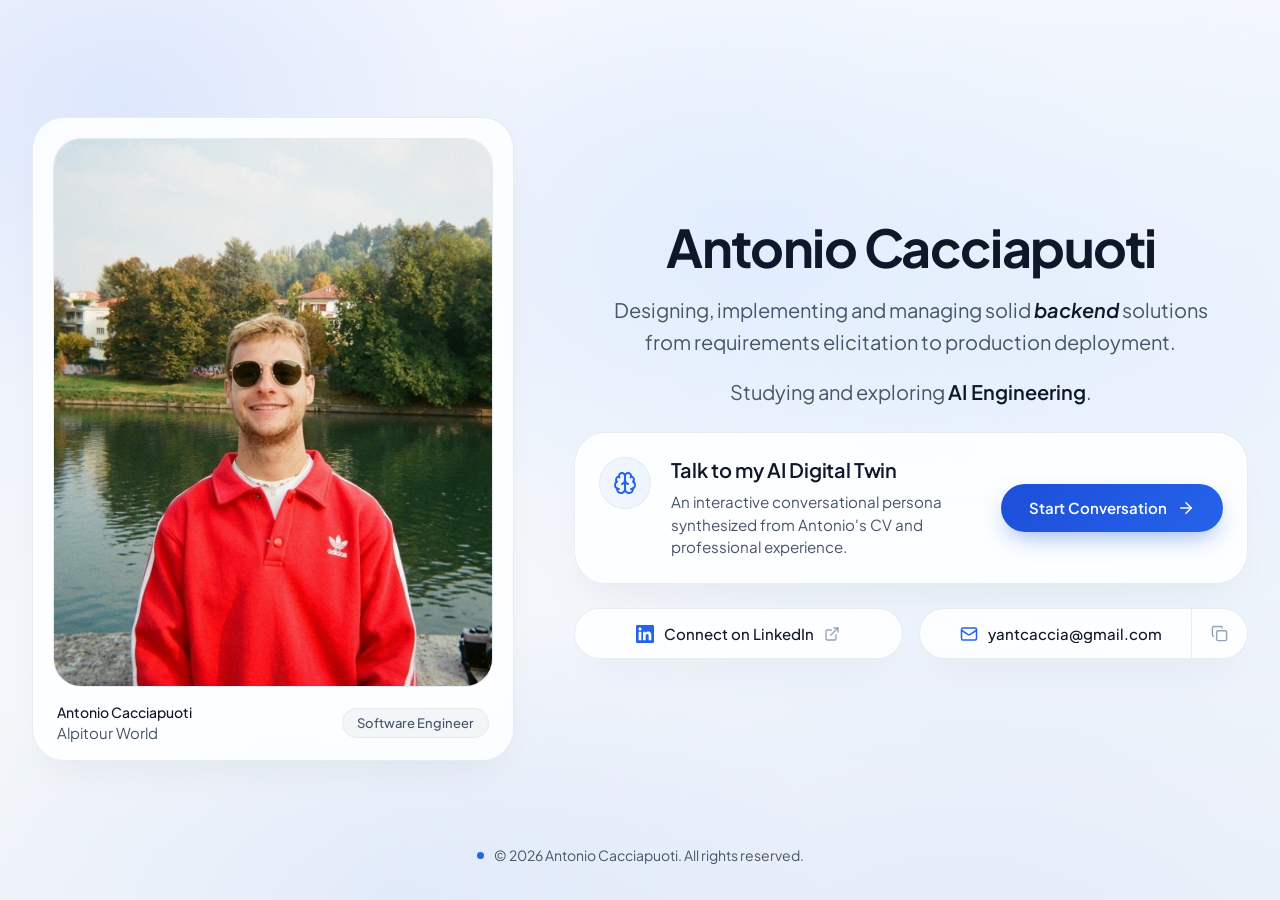
<file: index.html>
<!DOCTYPE html>
<html lang="en">

<head>
  <meta charset="UTF-8">
  <meta name="viewport" content="width=device-width, initial-scale=1.0">
  <title>Antonio Cacciapuoti</title>
  <meta name="description"
    content="Designing and implementing solid backend solutions. Studying and exploring AI Engineering.">
  <meta name="color-scheme" content="light dark">

  <link rel="preconnect" href="https://fonts.googleapis.com">
  <link rel="preconnect" href="https://fonts.gstatic.com" crossorigin>
  <link href="https://fonts.googleapis.com/css2?family=Plus+Jakarta+Sans:wght@400;500;600;700&display=swap"
    rel="stylesheet">

  <link rel="stylesheet" href="styles.css">
  <link rel="stylesheet" href="mobile.css">
  <link rel="icon" href="https://antonio.is-a.bot/favicon.ico" type="image/x-icon" sizes="16x16 32x32 48x48">

  <!-- Match the system theme before first paint to avoid a flash of the wrong mode -->
  <script>
    (function () {
      var dark = window.matchMedia && window.matchMedia('(prefers-color-scheme: dark)').matches;
      document.documentElement.setAttribute('data-theme', dark ? 'dark' : 'light');
      try { localStorage.removeItem('theme'); } catch (e) { } // drop stale value from the old toggle
    })();
  </script>
</head>

<body>
  <div class="ambient" aria-hidden="true"></div>

  <main class="stage" id="top">

    <!-- Left column -->
    <section class="preview glass" aria-label="Digital Twin preview">
      <div class="preview__frame">
        <img src="assets/portrait.jpeg" alt="Portrait of Antonio Cacciapuoti" width="768" height="1143"
          fetchpriority="high" decoding="async">
      </div>
      <div class="preview__caption">
        <div>
          <p class="preview__name">Antonio Cacciapuoti</p>
          <p class="preview__role">Alpitour World</p>
        </div>
        <span class="chip">Software Engineer</span>
      </div>
    </section>

    <!-- Right column: intro + actions -->
    <div class="content">
      <div class="intro">
        <h1 class="intro__name">Antonio Cacciapuoti</h1>
        <span class="chip mobile-role">Software Engineer</span>
        <p class="intro__bio">
          Designing, implementing and managing solid <strong><i>backend</i></strong> solutions from requirements elicitation to production deployment.
        </p>
        <p class="intro__bio">
          Studying and exploring <strong>AI Engineering</strong>.
        </p>
        </p>
      </div>

      <article class="twin glass">
        <div class="twin__icon" aria-hidden="true">
          <!-- PLACEHOLDER: swap for an avatar <img> if preferred -->
          <svg class="icon" viewBox="0 0 24 24">
            <path d="M12 5a3 3 0 1 0-5.997.125 4 4 0 0 0-2.526 5.77 4 4 0 0 0 .556 6.588A4 4 0 1 0 12 18Z" />
            <path d="M12 5a3 3 0 1 1 5.997.125 4 4 0 0 1 2.526 5.77 4 4 0 0 1-.556 6.588A4 4 0 1 1 12 18Z" />
            <path d="M15 13a4.5 4.5 0 0 1-3-4 4.5 4.5 0 0 1-3 4" />
            <path d="M17.599 6.5a3 3 0 0 0 .399-1.375" />
            <path d="M6.003 5.125A3 3 0 0 0 6.401 6.5" />
            <path d="M3.477 10.896a4 4 0 0 1 .585-.396" />
            <path d="M19.938 10.5a4 4 0 0 1 .585.396" />
            <path d="M6 18a4 4 0 0 1-1.967-.516" />
            <path d="M19.967 17.484A4 4 0 0 1 18 18" />
            <path d="M12 5v13" />
          </svg>
        </div>

        <div class="twin__body">
          <h2 class="twin__title">
            Talk to my AI Digital Twin
          </h2>
          <p class="twin__desc">
            An interactive conversational persona synthesized from Antonio's CV and professional experience.
          </p>
        </div>

        <a class="btn btn--primary" href="https://antonio.is-a.bot/" target="_blank">
          <span>Start Conversation</span>
          <svg class="icon" viewBox="0 0 24 24" aria-hidden="true">
            <path d="M5 12h14" />
            <path d="m12 5 7 7-7 7" />
          </svg>
        </a>
      </article>

      <div class="actions">
        <!-- TODO: set the real LinkedIn profile URL -->
        <a class="btn btn--glass glass" href="https://www.linkedin.com/in/antonio-cacciapuoti-45a883220/" target="_blank" rel="noopener noreferrer">
          <svg class="icon icon--accent icon--fill" viewBox="0 0 24 24" aria-hidden="true">
            <path d="M20.447 20.452h-3.554v-5.569c0-1.328-.027-3.037-1.852-3.037-1.853 0-2.136 1.445-2.136 2.939v5.667H9.351V9h3.414v1.561h.046c.477-.9 1.637-1.85 3.37-1.85 3.601 0 4.267 2.37 4.267 5.455v6.286zM5.337 7.433c-1.144 0-2.063-.926-2.063-2.065 0-1.138.92-2.063 2.063-2.063 1.14 0 2.064.925 2.064 2.063 0 1.139-.925 2.065-2.064 2.065zm1.782 13.019H3.555V9h3.564v11.452zM22.225 0H1.771C.792 0 0 .774 0 1.729v20.542C0 23.227.792 24 1.771 24h20.451C23.2 24 24 23.227 24 22.271V1.729C24 .774 23.2 0 22.222 0h.003z" />
          </svg>
          <span>Connect on LinkedIn</span>
          <svg class="icon icon--trail" viewBox="0 0 24 24" aria-hidden="true">
            <path d="M15 3h6v6" />
            <path d="M10 14 21 3" />
            <path d="M18 13v6a2 2 0 0 1-2 2H5a2 2 0 0 1-2-2V8a2 2 0 0 1 2-2h6" />
          </svg>
        </a>

        <!-- Split button: most of it opens the mail client, the icon on the right only copies -->
        <div class="split glass">
          <a class="split__main" href="mailto:yantcaccia@gmail.com" data-tip="Say hi! Opens your mail app"
            data-tip-emoji="👋">
            <svg class="icon icon--accent" viewBox="0 0 24 24" aria-hidden="true">
              <rect x="2" y="4" width="20" height="16" rx="2" />
              <path d="m22 7-8.97 5.7a1.94 1.94 0 0 1-2.06 0L2 7" />
            </svg>
            <span>yantcaccia@gmail.com</span>
          </a>
          <button class="split__copy" id="copyEmail" type="button" data-email="yantcaccia@gmail.com"
            data-tip="Copy address" data-tip-emoji="📋" aria-label="Copy email address">
            <svg class="icon icon--copy" viewBox="0 0 24 24" aria-hidden="true">
              <rect x="8" y="8" width="14" height="14" rx="2" />
              <path d="M4 16c-1.1 0-2-.9-2-2V4c0-1.1.9-2 2-2h10c1.1 0 2 .9 2 2" />
            </svg>
            <svg class="icon icon--check" viewBox="0 0 24 24" aria-hidden="true">
              <path d="M20 6 9 17l-5-5" />
            </svg>
          </button>
        </div>
      </div>
    </div>
  </main>

  <footer class="footer">
    <span class="footer__dot" aria-hidden="true"></span>
    <span>© <span id="year">2026</span> Antonio Cacciapuoti. All rights reserved.</span>
  </footer>

  <!-- Custom tooltip (positioned by script.js) + screen-reader announcements -->
  <div class="tip" id="tip" role="tooltip" aria-hidden="true">
    <span class="tip__emoji" aria-hidden="true"></span>
    <span class="tip__text"></span>
  </div>
  <div class="sr-only" id="liveStatus" role="status" aria-live="polite"></div>

  <script src="script.js"></script>
</body>

</html>
</file>
<file: styles.css>
/* ==========================================================================
   Portfolio — Atmospheric Glass & Dynamic Slate (see DESIGN.md)
   ========================================================================== */

/* ---------- Tokens ---------- */
:root {
  --font: 'Plus Jakarta Sans', -apple-system, BlinkMacSystemFont, 'Segoe UI', sans-serif;
  --ease: cubic-bezier(0.16, 1, 0.3, 1);

  --radius-lg: 2rem;
  --radius-md: 1.75rem;
  --radius-pill: 9999px;

  /* Light mode (default) */
  --canvas: #FAFBFD;
  --canvas-alt: #F1F5F9;
  --glow-1: rgba(62, 123, 250, 0.08);
  --glow-2: rgba(219, 234, 254, 0.60);
  --surface: rgba(255, 255, 255, 0.85);
  --surface-hover: rgba(255, 255, 255, 0.95);
  --border: rgba(226, 232, 240, 0.80);
  --border-active: rgba(62, 123, 250, 0.35);
  --text: #0F172A;
  --text-2: #475569;
  --text-3: #94A3B8;
  --accent: #2563EB;
  --accent-text: #1D4ED8;
  --accent-grad: linear-gradient(135deg, #1D4ED8 0%, #2563EB 100%);
  --accent-fg: #FFFFFF;
  --accent-shadow: 0 10px 24px -8px rgba(37, 99, 235, 0.55);
  --status-bg: rgba(16, 185, 129, 0.12);
  --status-fg: #059669;
  --status-dot: #059669;
  --shadow: 0 20px 40px -15px rgba(15, 23, 42, 0.06), inset 0 1px 0 rgba(255, 255, 255, 0.8);
  --shadow-hover: 0 26px 48px -16px rgba(15, 23, 42, 0.12), inset 0 1px 0 rgba(255, 255, 255, 0.9);
  --chip-bg: rgba(241, 245, 249, 0.9);
  --tip-bg: #0F172A;
  --tip-fg: #FFFFFF;
  --tip-shadow: 0 12px 28px -8px rgba(15, 23, 42, 0.45);
  --icon-bg: rgba(37, 99, 235, 0.06);
  --placeholder-bg: linear-gradient(180deg, rgba(255, 255, 255, 0.9), rgba(226, 232, 240, 0.6));
  --placeholder-fg: #94A3B8;
  --placeholder-line: rgba(148, 163, 184, 0.45);
  --name-fill: var(--text);
  --bio-strong: var(--text);
  --bio-accent: #2563EB;
}

:root[data-theme='dark'] {
  --canvas: #0B0D14;
  --canvas-alt: #12131B;
  --glow-1: rgba(62, 123, 250, 0.12);
  --glow-2: rgba(139, 92, 246, 0.08);
  --surface: rgba(26, 27, 35, 0.70);
  --surface-hover: rgba(35, 37, 48, 0.85);
  --border: rgba(255, 255, 255, 0.08);
  --border-active: rgba(62, 123, 250, 0.40);
  --text: #FFFFFF;
  --text-2: #94A3B8;
  --text-3: #64748B;
  --accent: #3B82F6;
  --accent-text: #93C5FD;
  --accent-grad: linear-gradient(110deg, #3B82F6 0%, #7AA2FB 55%, #C4B5FD 100%);
  --accent-fg: #FFFFFF;
  --accent-shadow: 0 10px 30px -6px rgba(59, 130, 246, 0.55);
  --status-bg: rgba(34, 211, 238, 0.14);
  --status-fg: #22D3EE;
  --status-dot: #10B981;
  --shadow: 0 20px 40px -15px rgba(0, 0, 0, 0.5), inset 0 1px 0 rgba(255, 255, 255, 0.1);
  --shadow-hover: 0 26px 48px -16px rgba(0, 0, 0, 0.65), inset 0 1px 0 rgba(255, 255, 255, 0.14);
  --chip-bg: rgba(255, 255, 255, 0.06);
  --tip-bg: #F1F5F9;
  --tip-fg: #0F172A;
  --tip-shadow: 0 12px 28px -8px rgba(0, 0, 0, 0.7);
  --icon-bg: rgba(148, 163, 184, 0.14);
  --placeholder-bg: linear-gradient(180deg, rgba(255, 255, 255, 0.95), rgba(255, 255, 255, 0.06));
  --placeholder-fg: #94A3B8;
  --placeholder-line: rgba(148, 163, 184, 0.4);
  --name-fill: linear-gradient(180deg, #FFFFFF 30%, #B4BAD0 100%);
  --bio-strong: #FFFFFF;
  --bio-accent: #A5B4FC;
}

/* ---------- Base ---------- */
*,
*::before,
*::after {
  box-sizing: border-box;
}

html {
  -webkit-text-size-adjust: 100%;
  background: var(--canvas);
}

body {
  margin: 0;
  min-height: 100vh;
  min-height: 100svh;
  display: flex;
  flex-direction: column;
  font-family: var(--font);
  color: var(--text);
  /* No background here: <html> paints the canvas so .ambient (z-index -1) stays visible */
  -webkit-font-smoothing: antialiased;
  -moz-osx-font-smoothing: grayscale;
  transition: color 0.4s var(--ease);
}

h1,
h2,
p {
  margin: 0;
}

a {
  color: inherit;
  text-decoration: none;
}

button {
  font: inherit;
  color: inherit;
}

:focus-visible {
  outline: 2px solid var(--accent);
  outline-offset: 3px;
}

/* Ambient colour fields behind everything */
.ambient {
  position: fixed;
  inset: 0;
  z-index: -1;
  pointer-events: none;
  /* Each field is stacked twice (wide + tight core) so the spec'd low-alpha
     tokens still read as a visible aura rather than disappearing. */
  background:
    radial-gradient(36rem 28rem at 10% 12%, var(--glow-1), transparent 70%),
    radial-gradient(70rem 50rem at 8% 10%, var(--glow-1), transparent 70%),
    radial-gradient(34rem 26rem at 60% 28%, var(--glow-2), transparent 70%),
    radial-gradient(64rem 46rem at 85% 35%, var(--glow-2), transparent 70%),
    radial-gradient(40rem 28rem at 30% 100%, var(--glow-1), transparent 70%),
    radial-gradient(60rem 36rem at 75% 105%, var(--glow-1), transparent 70%),
    linear-gradient(180deg, var(--canvas), var(--canvas-alt));
}

.icon {
  width: 1.125rem;
  height: 1.125rem;
  flex: none;
  fill: none;
  stroke: currentColor;
  stroke-width: 2;
  stroke-linecap: round;
  stroke-linejoin: round;
}

/* ---------- Glass surface ---------- */
.glass {
  background: var(--surface);
  border: 1px solid var(--border);
  box-shadow: var(--shadow);
  -webkit-backdrop-filter: blur(24px) saturate(180%);
  backdrop-filter: blur(24px) saturate(180%);
  transition:
    background-color 0.4s var(--ease),
    border-color 0.4s var(--ease),
    box-shadow 0.4s var(--ease),
    transform 0.4s var(--ease);
}

/* ---------- Top dock ---------- */
.dock-wrap {
  position: fixed;
  top: 1rem;
  left: 0;
  right: 0;
  z-index: 10;
  display: flex;
  justify-content: center;
  pointer-events: none;
  padding: 0 1rem;
}

.dock {
  pointer-events: auto;
  display: inline-flex;
  align-items: center;
  gap: 0.5rem;
  padding: 0.375rem 0.375rem 0.375rem 0.5rem;
  border-radius: var(--radius-pill);
}

.dock__brand {
  display: inline-flex;
  align-items: center;
  gap: 0.625rem;
  padding-right: 0.25rem;
  font-size: 0.875rem;
  font-weight: 600;
  letter-spacing: -0.01em;
}

.dock__mark {
  display: grid;
  place-items: center;
  width: 1.75rem;
  height: 1.75rem;
  border-radius: 50%;
  font-size: 0.6875rem;
  font-weight: 700;
  letter-spacing: 0;
  color: var(--accent-fg);
  background: var(--accent-grad);
}

.dock__sep {
  width: 1px;
  height: 1.125rem;
  background: var(--border);
}

.dock__toggle {
  display: grid;
  place-items: center;
  width: 2rem;
  height: 2rem;
  padding: 0;
  border: 0;
  border-radius: 50%;
  background: transparent;
  color: var(--text-2);
  cursor: pointer;
  transition: background-color 0.3s var(--ease), color 0.3s var(--ease), transform 0.3s var(--ease);
}

.dock__toggle:hover {
  background: var(--chip-bg);
  color: var(--text);
}

.dock__toggle:active {
  transform: scale(0.92);
}

.dock__toggle .icon--moon {
  display: none;
}

:root[data-theme='dark'] .dock__toggle .icon--sun {
  display: none;
}

:root[data-theme='dark'] .dock__toggle .icon--moon {
  display: block;
}

/* ---------- Stage (two columns) ---------- */
.stage {
  flex: 1;
  width: 100%;
  max-width: 82rem;
  margin: 0 auto;
  padding: 6rem 2rem 2rem;
  display: grid;
  grid-template-columns: minmax(0, 5fr) minmax(0, 7fr);
  gap: 3.75rem;
  align-items: center;
}

/* ---------- Left: preview card ---------- */
.preview {
  display: flex;
  flex-direction: column;
  gap: 1rem;
  padding: 1.25rem 1.25rem 1.125rem;
  border-radius: var(--radius-lg);
}

.preview:hover {
  box-shadow: var(--shadow-hover);
  transform: translateY(-2px);
}

.preview__frame {
  aspect-ratio: 4 / 5;
  border-radius: var(--radius-md);
  overflow: hidden;
  border: 1px solid var(--border);
  background: var(--placeholder-bg);
}

.preview__frame img {
  display: block;
  width: 100%;
  height: 100%;
  object-fit: cover;
  object-position: 50% 28%; /* keep the face in frame when cropping */
}

.placeholder {
  width: 100%;
  height: 100%;
  display: flex;
  flex-direction: column;
  align-items: center;
  justify-content: center;
  gap: 0.75rem;
  color: var(--placeholder-fg);
  font-size: 0.8125rem;
  font-weight: 500;
  letter-spacing: 0.01em;
  background-image:
    repeating-linear-gradient(135deg, transparent 0 14px, var(--placeholder-line) 14px 15px);
  background-size: 100% 100%;
  background-blend-mode: soft-light;
}

.placeholder .icon--lg {
  width: 2rem;
  height: 2rem;
  stroke-width: 1.5;
}

.preview__caption {
  display: flex;
  align-items: center;
  justify-content: space-between;
  gap: 1rem;
  padding: 0 0.25rem;
}

.preview__name {
  font-size: 0.875rem;
  font-weight: 500;
}

.preview__role {
  margin-top: 0.125rem;
  font-size: 0.9375rem;
  color: var(--text-2);
}

.chip {
  padding: 0.375rem 0.875rem;
  border-radius: var(--radius-pill);
  background: var(--chip-bg);
  border: 1px solid var(--border);
  font-size: 0.8125rem;
  font-weight: 500;
  color: var(--text-2);
  white-space: nowrap;
}

/* ---------- Right: content ---------- */
.content {
  display: flex;
  flex-direction: column;
  gap: 1.5rem;
  min-width: 0;
}

.intro {
  text-align: center;
  padding: 0 0.5rem;
}

.intro__name {
  font-size: 3.25rem;
  font-weight: 700;
  letter-spacing: -0.03em;
  line-height: 1.1;
  color: var(--text);
}

:root[data-theme='dark'] .intro__name {
  background: var(--name-fill);
  -webkit-background-clip: text;
  background-clip: text;
  color: transparent;
  -webkit-text-fill-color: transparent;
}

.intro__bio {
  margin: 1.125rem auto 0;
  max-width: 40rem;
  font-size: 1.25rem;
  font-weight: 400;
  line-height: 1.6;
  color: var(--text-2);
  text-wrap: balance;
}

.intro__bio strong {
  font-weight: 600;
  color: var(--bio-strong);
}

.intro__bio .accent {
  color: var(--bio-accent);
}

/* Digital Twin card */
.twin {
  display: flex;
  align-items: center;
  gap: 1.25rem;
  padding: 1.5rem;
  border-radius: var(--radius-lg);
}

.twin:hover {
  background: var(--surface-hover);
  border-color: var(--border-active);
  box-shadow: var(--shadow-hover);
  transform: translateY(-2px);
}

.twin__icon {
  align-self: flex-start;
  display: grid;
  place-items: center;
  width: 3.25rem;
  height: 3.25rem;
  flex: none;
  border-radius: 50%;
  background: var(--icon-bg);
  border: 1px solid var(--border);
  color: var(--accent);
}

.twin__icon .icon {
  width: 1.5rem;
  height: 1.5rem;
}

.twin__body {
  flex: 1;
  min-width: 0;
}

.twin__title {
  display: flex;
  flex-wrap: wrap;
  align-items: center;
  gap: 0.5rem 0.625rem;
  font-size: 1.25rem;
  font-weight: 600;
  letter-spacing: -0.015em;
  line-height: 1.3;
}

.twin__desc {
  margin-top: 0.5rem;
  font-size: 0.95rem;
  line-height: 1.5;
  color: var(--text-2);
}

.badge {
  display: inline-flex;
  align-items: center;
  gap: 0.375rem;
  padding: 0.125rem 0.625rem;
  border-radius: var(--radius-pill);
  background: var(--status-bg);
  color: var(--status-fg);
  font-size: 0.75rem;
  font-weight: 500;
  letter-spacing: 0;
  line-height: 1.5;
}

.badge__dot {
  width: 0.375rem;
  height: 0.375rem;
  border-radius: 50%;
  background: var(--status-dot);
  animation: pulse 2s ease-out infinite;
}

/* Buttons */
.btn {
  display: inline-flex;
  align-items: center;
  justify-content: center;
  gap: 0.625rem;
  border-radius: var(--radius-pill);
  font-size: 0.9375rem;
  font-weight: 600;
  white-space: nowrap;
  cursor: pointer;
  transition:
    transform 0.4s var(--ease),
    box-shadow 0.4s var(--ease),
    background-color 0.4s var(--ease),
    border-color 0.4s var(--ease);
}

.btn--primary {
  flex: none;
  padding: 0.9rem 1.75rem;
  border: 0;
  color: var(--accent-fg);
  background: var(--accent-grad);
  box-shadow: var(--accent-shadow);
}

:root[data-theme='dark'] .btn--primary {
  color: #0F1B4D;
}

.btn--primary .icon {
  transition: transform 0.4s var(--ease);
}

.btn--primary:hover {
  transform: scale(1.02);
}

.btn--primary:hover .icon {
  transform: translateX(3px);
}

.btn--primary:active {
  transform: scale(0.99);
}

.actions {
  display: grid;
  grid-template-columns: 1fr 1fr;
  gap: 1rem;
  width: 100%;
}

.btn--glass {
  padding: 0.95rem 1.25rem;
  font-weight: 500;
  color: var(--text);
  min-width: 0;
}

.btn--glass span {
  overflow: hidden;
  text-overflow: ellipsis;
}

.btn--glass:hover {
  background: var(--surface-hover);
  border-color: var(--border-active);
  box-shadow: var(--shadow-hover);
  transform: translateY(-2px);
}

.btn--glass:active {
  transform: translateY(0);
}

.icon--accent {
  color: var(--accent);
}

/* Solid brand glyphs (e.g. LinkedIn) instead of stroked line icons */
.icon--fill {
  fill: currentColor;
  stroke: none;
}

.icon--trail {
  width: 1rem;
  height: 1rem;
  color: var(--text-3);
}

/* ---------- Split email button: [ open mail client | copy ] ---------- */
.split {
  display: flex;
  align-items: stretch;
  min-width: 0;
  overflow: hidden;
  border-radius: var(--radius-pill);
}

.split:hover {
  background: var(--surface-hover);
  border-color: var(--border-active);
  box-shadow: var(--shadow-hover);
  transform: translateY(-2px);
}

.split__main {
  flex: 1;
  min-width: 0;
  display: flex;
  align-items: center;
  justify-content: center;
  gap: 0.625rem;
  padding: 0.95rem 0.5rem 0.95rem 1.25rem;
  font-size: 0.9375rem;
  font-weight: 500;
  color: var(--text);
  transition: background-color 0.3s var(--ease);
}

.split__main span {
  overflow: hidden;
  text-overflow: ellipsis;
  white-space: nowrap;
}

.split__main:hover {
  background: var(--chip-bg);
}

.split__copy {
  position: relative;
  flex: none;
  display: grid;
  place-items: center;
  width: 3.5rem;
  padding: 0;
  border: 0;
  border-left: 1px solid var(--border);
  background: transparent;
  color: var(--text-3);
  cursor: pointer;
  transition: background-color 0.3s var(--ease), color 0.3s var(--ease);
}

.split__copy:hover {
  background: var(--chip-bg);
  color: var(--accent);
}

.split__copy .icon {
  grid-area: 1 / 1;
  width: 1.0625rem;
  height: 1.0625rem;
  transition: transform 0.4s var(--ease);
}

.split__copy:hover .icon--copy {
  transform: scale(1.12) rotate(-6deg);
}

.split__copy:active .icon--copy {
  transform: scale(0.85);
}

.split__copy .icon--check {
  display: none;
}

.split__copy.is-copied {
  color: #10B981;
}

.split__copy.is-copied .icon--copy {
  display: none;
}

.split__copy.is-copied .icon--check {
  display: block;
  stroke-width: 2.5;
  animation: pop 0.5s cubic-bezier(0.34, 1.56, 0.64, 1);
}

.split__main:focus-visible,
.split__copy:focus-visible {
  outline-offset: -4px;
}

@keyframes pop {
  0% {
    transform: scale(0.2) rotate(-25deg);
  }

  100% {
    transform: scale(1) rotate(0);
  }
}

/* ---------- Custom tooltip ---------- */
.tip {
  --ax: 50%;
  position: fixed;
  left: 0;
  top: 0;
  z-index: 100;
  display: flex;
  align-items: center;
  gap: 0.5rem;
  width: max-content;
  max-width: min(18rem, calc(100vw - 1rem));
  padding: 0.5rem 0.875rem 0.5rem 0.625rem;
  border-radius: 1rem;
  background: var(--tip-bg);
  color: var(--tip-fg);
  box-shadow: var(--tip-shadow);
  font-size: 0.8125rem;
  font-weight: 600;
  line-height: 1.35;
  letter-spacing: -0.005em;
  pointer-events: none;
  /* hidden state */
  opacity: 0;
  scale: 0.6;
  translate: 0 0.5rem;
  transform-origin: var(--ax) calc(100% + 0.5rem);
  transition:
    opacity 0.15s ease,
    scale 0.15s ease,
    translate 0.15s ease,
    background-color 0.3s var(--ease);
}

.tip[data-place='bottom'] {
  transform-origin: var(--ax) -0.5rem;
  translate: 0 -0.5rem;
}

.tip.is-visible {
  opacity: 1;
  scale: 1;
  translate: 0 0;
  transition:
    opacity 0.2s ease,
    scale 0.5s cubic-bezier(0.34, 1.56, 0.64, 1),
    translate 0.5s cubic-bezier(0.34, 1.56, 0.64, 1),
    left 0.4s cubic-bezier(0.34, 1.3, 0.64, 1),
    top 0.4s cubic-bezier(0.34, 1.3, 0.64, 1),
    background-color 0.3s var(--ease);
}

/* first appearance: snap into place instead of sliding in from the corner */
.tip.is-snapping,
.tip.is-snapping.is-visible {
  transition-property: opacity, scale, translate, background-color;
}

.tip::after {
  content: '';
  position: absolute;
  left: var(--ax);
  width: 0.625rem;
  height: 0.625rem;
  margin-left: -0.3125rem;
  background: var(--tip-bg);
  border-radius: 2px;
  rotate: 45deg;
  bottom: -0.25rem;
  transition: background-color 0.3s var(--ease);
}

.tip[data-place='bottom']::after {
  bottom: auto;
  top: -0.25rem;
}

.tip.tip--ok {
  --tip-bg: #059669;
  --tip-fg: #FFFFFF;
}

.tip.tip--err {
  --tip-bg: #E11D48;
  --tip-fg: #FFFFFF;
}

.tip__emoji {
  display: inline-block;
  font-size: 1.0625rem;
  line-height: 1;
  transform-origin: 70% 70%;
}

.tip.is-visible .tip__emoji.is-wiggling {
  animation: wiggle 0.7s ease-in-out;
}

@keyframes wiggle {

  0%,
  100% {
    transform: rotate(0) scale(1);
  }

  20% {
    transform: rotate(-16deg) scale(1.25);
  }

  40% {
    transform: rotate(14deg) scale(1.25);
  }

  60% {
    transform: rotate(-9deg) scale(1.1);
  }

  80% {
    transform: rotate(6deg) scale(1.05);
  }
}

.sr-only {
  position: absolute;
  width: 1px;
  height: 1px;
  margin: -1px;
  padding: 0;
  overflow: hidden;
  clip: rect(0 0 0 0);
  white-space: nowrap;
  border: 0;
}

/* ---------- Footer ---------- */
.footer {
  display: flex;
  align-items: center;
  justify-content: center;
  gap: 0.625rem;
  padding: 2rem 1rem 2.25rem;
  font-size: 0.875rem;
  color: var(--text-2);
}

.footer__dot {
  width: 0.4375rem;
  height: 0.4375rem;
  border-radius: 50%;
  background: var(--accent);
  animation: pulse 2s ease-out infinite;
}

@keyframes pulse {
  0%,
  100% {
    opacity: 1;
  }

  50% {
    opacity: 0.45;
  }
}

/* ---------- Responsive ---------- */
@media (max-width: 1100px) {
  .stage {
    gap: 2.5rem;
  }

  .intro__name {
    font-size: 2.75rem;
  }

  .twin {
    flex-wrap: wrap;
  }

  .twin__body {
    flex-basis: calc(100% - 5rem);
  }

  .btn--primary {
    width: 100%;
  }
}

@media (max-width: 860px) {
  .stage {
    grid-template-columns: minmax(0, 1fr);
    max-width: 38rem;
    padding: 5.5rem 1.25rem 1.5rem;
    gap: 2.5rem;
  }

  /* Text first on small screens, preview below */
  .content {
    order: -1;
  }

  .preview__frame {
    aspect-ratio: 1 / 1;
  }
}

@media (max-width: 520px) {
  .intro__name {
    font-size: 2.25rem;
  }

  .intro__bio {
    font-size: 1.0625rem;
  }

  .dock__name {
    display: none;
  }

  .twin {
    padding: 1.25rem;
  }

  .actions {
    grid-template-columns: 1fr;
  }
}

@media (prefers-reduced-motion: reduce) {

  *,
  *::before,
  *::after {
    animation: none !important;
    transition: none !important;
  }
}
</file>
<file: mobile.css>
/* Match the existing single-column breakpoint; preserve desktop layout. */
.mobile-role {
  display: none;
}

@media (max-width: 860px) {
  .preview {
    display: none;
  }

  .mobile-role {
    display: inline-flex;
    margin-top: 0.75rem;
  }
}
</file>
